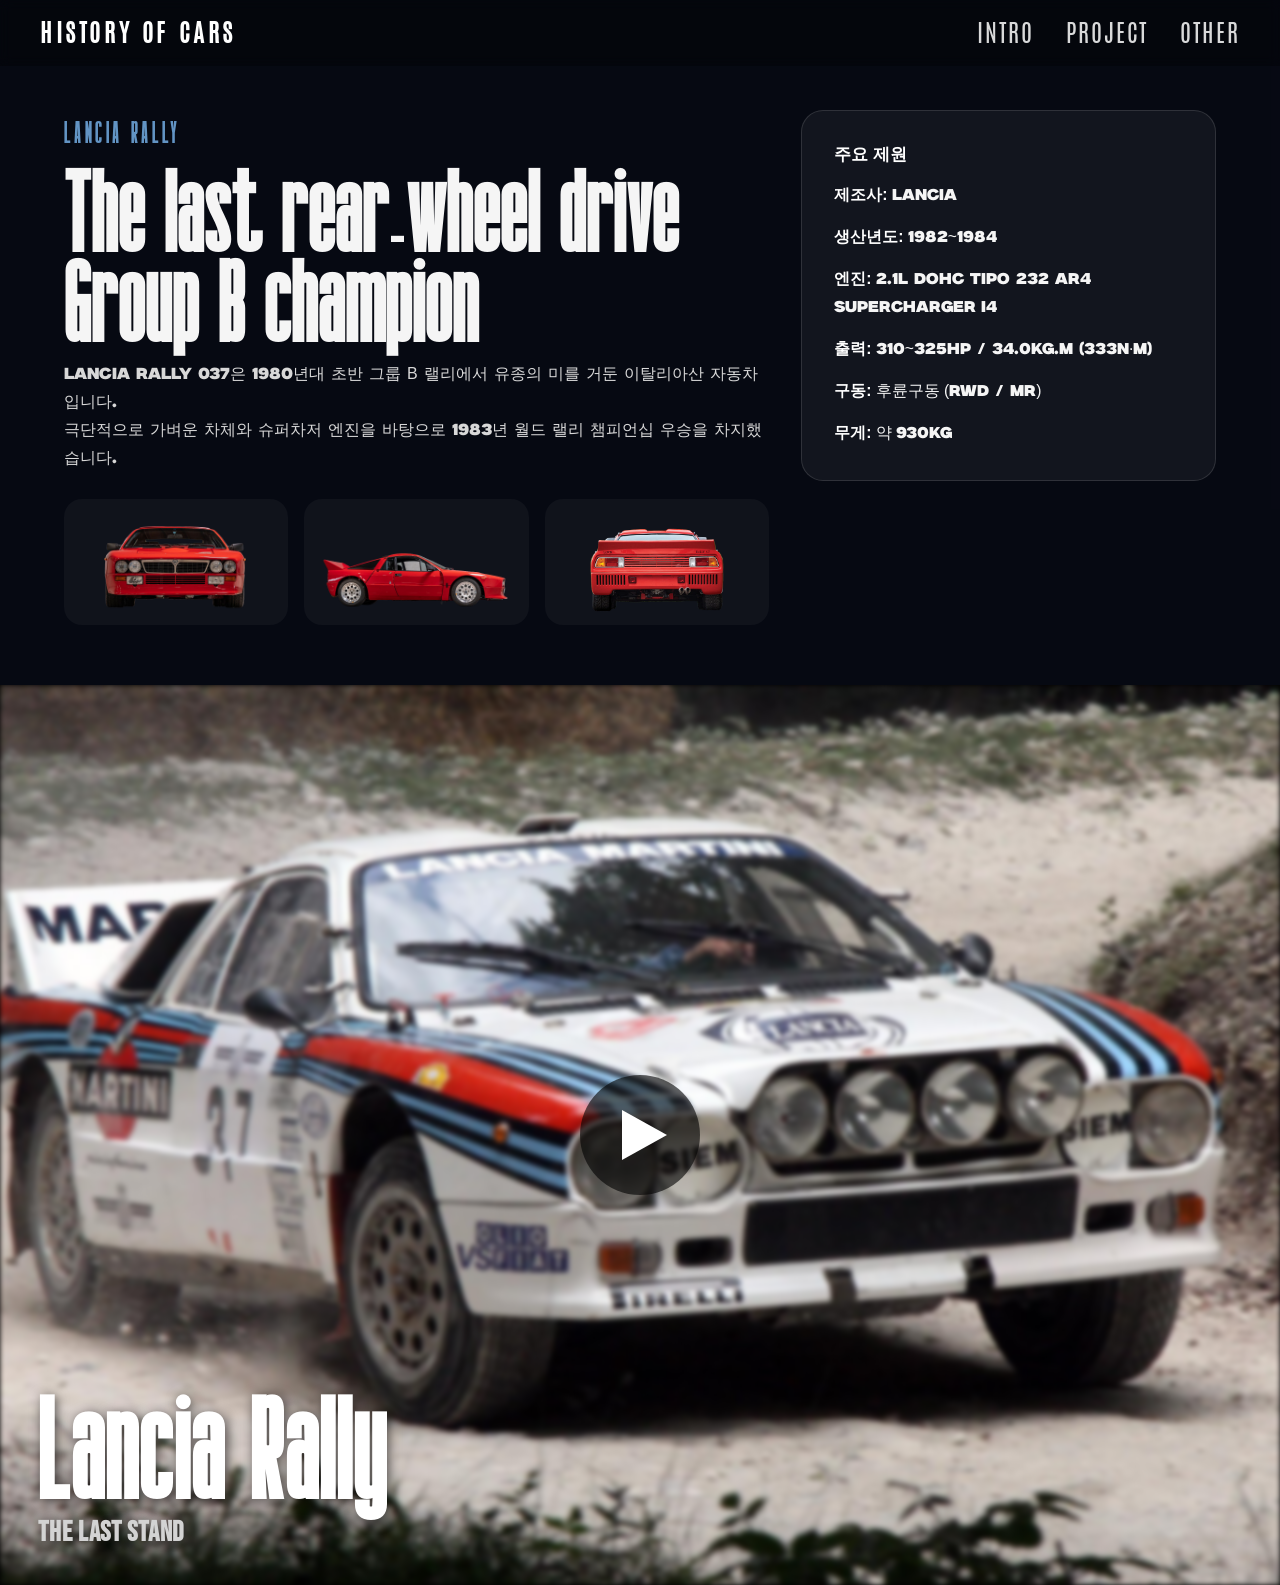
<file: index.html>
<!DOCTYPE html>
<html lang="ko">
<head>
  <meta charset="UTF-8" />
  <meta name="viewport" content="width=device-width, initial-scale=1.0"/>
  <title>Lancia Rally</title>
  <link rel="stylesheet" href="style.css" />
  <style>
    .highlight { color: #0c0e20; }
    .highlight2 { color: #6294c4; }
    .highlight3 { color: #a10000; }

    /* Lift only the card title link up on this page */
    .lift-title {
      display: inline-block;
      transform: translateY(-2.4rem);
    }

    @media (max-width: 768px) {
      .lift-title { transform: translateY(-1.4rem); }
    }

    /* Summary-specs: Korean uses a UI sans-serif, English/numbers use Milker */
    .summary-specs {
      font-family: 'Noto Sans KR', 'Malgun Gothic', 'Apple SD Gothic Neo', sans-serif;
    }

    .summary-specs [lang="en"] {
      font-family: 'Milker', sans-serif !important;
    }

    .summary-text {
      font-family: 'Milker', 'Noto Sans KR', 'Malgun Gothic', 'Apple SD Gothic Neo', sans-serif;
    }

    /* summary label and number use default sizing from stylesheet */

    .summary-text [lang="en"] {
      font-family: 'Milker', sans-serif !important;
    }

    .summary-image.summary-image--side img {
      transform: translateY(0.65rem);
      transform-origin: center center;
    }

    .summary-image.summary-image--rear img {
      transform: scale(0.98);
      transform-origin: center center;
    }

    /* OTHER modal */
    .modal-overlay {
      position: fixed;
      inset: 0;
      display: none;
      align-items: center;
      justify-content: center;
      background: rgba(7,9,19,0.95);
      z-index: 100000;
      padding: 1rem;
      opacity: 0;
      pointer-events: none;
      transition: opacity 0.2s ease;
    }

    .modal-overlay.active {
      display: flex !important;
      opacity: 1;
      pointer-events: auto;
      z-index: 100000 !important;
    }

    .modal {
      background: #0c0e20;
      z-index: 100001;
      color: #f4f7fb;
      padding: 1.5rem;
      border-radius: 14px;
      width: min(720px, 100%);
      max-height: 80vh;
      overflow-y: auto;
      box-shadow: 0 20px 45px rgba(0,0,0,0.55);
      position: relative;
    }

    .modal-close {
      position: absolute;
      top: 0.75rem;
      right: 0.75rem;
      background: transparent;
      border: none;
      color: #f4f7fb;
      font-size: 1.2rem;
      cursor: pointer;
    }

    .modal h3 {
      margin-top: 0;
      margin-bottom: 0.75rem;
      font-size: 1.5rem;
    }

    .modal p,
    .modal ul {
      margin-bottom: 1rem;
      line-height: 1.6;
    }

    .modal ul {
      padding-left: 1.1rem;
    }

    .modal li {
      margin-bottom: 0.65rem;
    }

    .modal a {
      color: #9fc4ff;
      text-decoration: underline;
    }

    .modal-windows {
      display: grid;
      grid-template-columns: repeat(2, minmax(0, 1fr));
      gap: 1rem;
      margin-top: 1.5rem;
    }

    .modal-window {
      background: #111421;
      border: 1px solid rgba(255,255,255,0.08);
      border-radius: 12px;
      padding: 1rem;
      min-height: 10rem;
      box-shadow: inset 0 0 0 1px rgba(255,255,255,0.03);
    }

    .modal-window h4 {
      margin-top: 0;
      margin-bottom: 0.75rem;
      font-size: 1.1rem;
    }

    .modal-window p {
      margin: 0;
      line-height: 1.6;
      font-size: 0.95rem;
    }

    @media (max-width: 640px) {
      .modal-windows {
        grid-template-columns: 1fr;
      }
    }

  </style>
</head>
<body>

  <section class="summary-page">
    <div class="summary-content">
      <div class="summary-copy">
        <span class="summary-label">Lancia Rally</span>
        <h2 class="summary-title">The last rear-wheel drive Group B champion</h2>
        <p class="summary-text">Lancia Rally 037은 <span lang="en">1980</span>년대 초반 그룹 <span class="text-english">B</span> 랠리에서 유종의 미를 거둔 이탈리아산 자동차입니다.<br>극단적으로 가벼운 차체와 슈퍼차저 엔진을 바탕으로 <span lang="en">1983</span>년 월드 랠리 챔피언십 우승을 차지했습니다.</p>
        <div class="summary-images">
          <div class="summary-image">
            <img src="lancia-front.png" alt="Lancia Rally 037 Front View" />
          </div>
          <div class="summary-image summary-image--side">
            <img src="lancia-side.png" alt="Lancia Rally 037 Side View" />
          </div>
          <div class="summary-image summary-image--rear">
            <img src="lancia-rear.png" alt="Lancia Rally 037 Rear View" />
          </div>
        </div>
      </div>
      <div class="summary-specs">
        <h3>주요 제원</h3>
        <ul>
          <li><strong>제조사:</strong> <span lang="en">Lancia</span></li>
          <li><strong>생산년도:</strong> <span lang="en">1982~1984</span></li>
          <li><strong>엔진:</strong> <span lang="en">2.1L DOHC Tipo 232 AR4 Supercharger</span>  <span lang="en">I4</span></li>
          <li><strong>출력:</strong> <span lang="en">310~325HP / 34.0kg.m (333N·m)</span></li>
          <li><strong>구동:</strong> 후륜구동 (<span lang="en">RWD / MR</span>)</li>
          <li><strong>무게:</strong> 약 <span lang="en">930kg</span></li>
        </ul>
      </div>
    </div>
  </section>

  <nav class="navbar">
    <a href="history.html" class="navbar__logo">HISTORY OF CARS</a>
    <ul class="navbar__links">
      <li><a href="new.html">INTRO</a></li>
      <li><a href="extra.html">PROJECT</a></li>
      <li><a href="#" onclick="navigateOtherPage(); return false;">OTHER</a></li>
    </ul>
  </nav>

  <div class="card">
    <img class="card__bg" src="037.jpg" alt="Lancia Rally 037" />
    <div class="card__text">
      <p class="card__overtitle"></p>
        <h1 class="card__title">
        <a href="https://en.wikipedia.org/wiki/Lancia_Rally_037" target="_blank" class="lift-title">
          Lancia Rally                                                                                                          
        </a>
      </h1>
      <p class="card__subtitle">The Last Stand</p>
    </div>

    

    <!-- 재생 버튼 -->
    <div class="play-btn" onclick="openVideo()">
      <div class="play-icon"></div>
    </div>

    <!-- 영상 오버레이 -->
    <div class="video-overlay" id="videoOverlay">
      <div class="video-close" onclick="closeVideo()">✕</div>
      <iframe id="my-video" src="" frameborder="0" allow="autoplay; encrypted-media" allowfullscreen></iframe>
    </div>

  </div>

  <script>
    const driveVideoUrl = 'https://drive.google.com/file/d/1wS5WhxESl1BvEmAdci6BHJF54ae9PuGR/preview?autoplay=1';

    function openVideo() {
      const iframe = document.getElementById('my-video');
      if (!iframe) return;
      iframe.src = driveVideoUrl;
      document.getElementById('videoOverlay').classList.add('active');
    }

    function closeVideo() {
      const iframe = document.getElementById('my-video');
      if (iframe) iframe.src = '';
      document.getElementById('videoOverlay').classList.remove('active');
    }
  </script>
  <script src="other.js"></script>


  <div id="otherModal" class="modal-overlay" role="dialog" aria-labelledby="otherModalTitle" aria-hidden="true">
    <div class="modal" role="document">
      <button class="modal-close" type="button" aria-label="Close" onclick="closeOtherModal()">✕</button>
      <h3 id="otherModalTitle">Other</h3>
      <p>OTHER 메뉴에서 표시할 내용을 여기에 적어주세요.</p>
      <div class="modal-windows">
        <div class="modal-window">
          <h4>Quick Links</h4>
          <p>여기에는 빠른 이동 링크나 관련 페이지를 넣어 사용자가 쉽게 탐색하도록 합니다.</p>
        </div>
        <div class="modal-window">
          <h4>More Info</h4>
          <p>추가 설명, 간단한 팁 또는 현재 프로젝트에 대한 짧은 문구를 넣을 수 있습니다.</p>
        </div>
      </div>
      <ul>
        <li><a href="history.html">History</a></li>
        <li><a href="project.html">Project</a></li>
        <li><a href="contact.html">Contact</a></li>
      </ul>
    </div>
  </div>

</body>
</html>
</file>
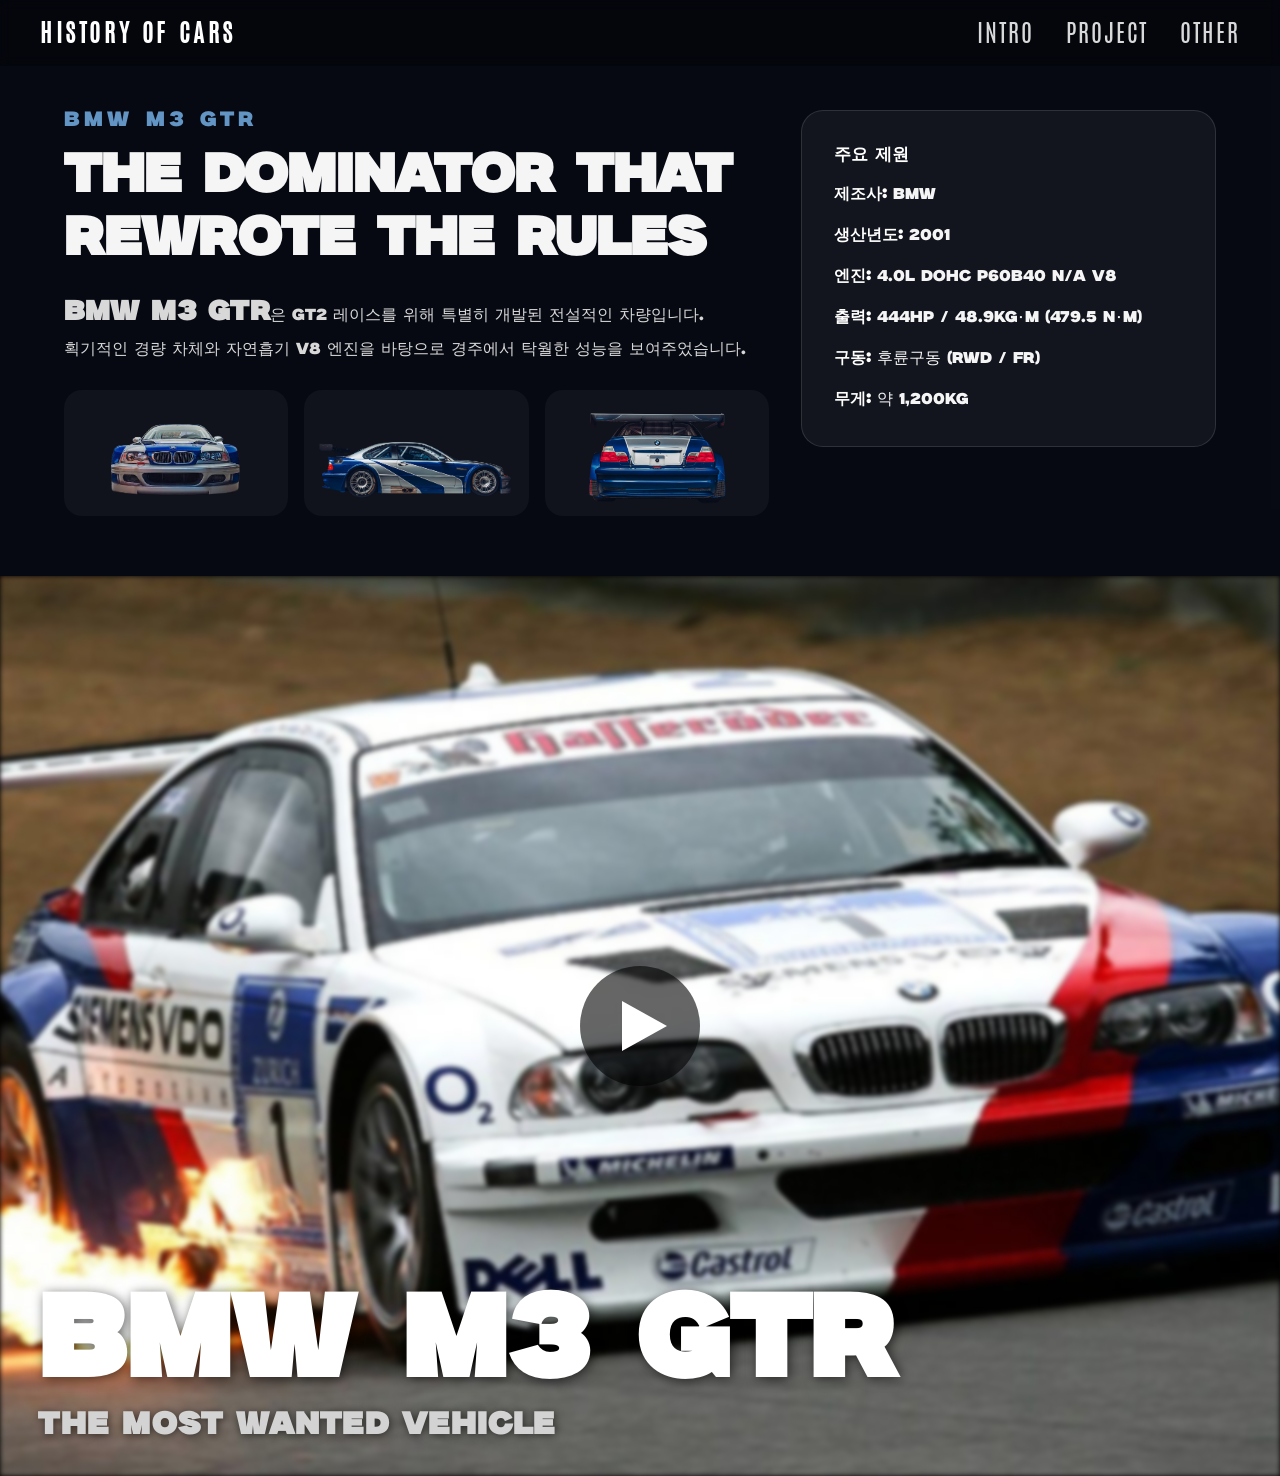
<file: bmw.html>
<!DOCTYPE html>
<html lang="ko">
<head>
  <meta charset="UTF-8" />
  <meta name="viewport" content="width=device-width, initial-scale=1.0" />
  <title>BMW M3 GTR</title>
  <link rel="stylesheet" href="style.css" />
  <style>
    @font-face {
      font-family: 'Milker';
      src: url('Milker.otf') format('opentype');
      font-weight: normal;
      font-style: normal;
      font-display: swap;
    }

    /* Apply Milker to all elements on BMW page (strong), then restore navbar */
    body.bmw-page,
    body.bmw-page * {
      font-family: 'Milker', sans-serif !important;
    }

    body.bmw-page .navbar,
    body.bmw-page .navbar * {
      font-family: 'Antonio', 'Gondens Demo', sans-serif !important;
    }

    body.bmw-page .summary-title {
      font-size: clamp(2.6rem, 4.2vw, 4.2rem);
      line-height: 1.18;
      max-width: 95%;
    }

    body.bmw-page .summary-text__headline {
      display: inline-block;
      font-size: clamp(1.4rem, 2.3vw, 1.7rem);
      font-weight: 700;
      letter-spacing: 0.02em;
    }

    body.bmw-page .summary-image {
      display: flex;
      align-items: center;
      justify-content: center;
    }

    body.bmw-page .summary-image img {
      width: 100%;
      height: auto;
      max-height: 100%;
      object-fit: contain;
      object-position: center center;
      display: block;
    }

    body.bmw-page .summary-image.summary-image--front img {
      transform: scale(1.40) translateY(-0.25rem);
      transform-origin: center center;
    }

    body.bmw-page .summary-image.summary-image--side img {
      transform: scale(1.20) translateY(-0.05rem);
      transform-origin: center center;
    }

    body.bmw-page .summary-image.summary-image--rear img {
      transform: scale(1.25) translateY(0.15rem);
      transform-origin: center center;
    }

    .highlight { color: #0c0e20; }
    .highlight2 { color: #6294c4; }
    .highlight3 { color: #a10000; }
    
    /* Increase size for the card title link on BMW page only */
    body.bmw-page .card__title a {
      display: inline-block;
      font-size: clamp(4.5rem, 9vw, 9rem);
      line-height: 1;
      font-weight: 800;
    }

    body.bmw-page .card__subtitle {
      font-size: clamp(1.5rem, 2.4vw, 2.4rem);
      letter-spacing: 0.04em;
      margin-top: 0.5rem;
    }

    body.bmw-page .summary-label {
      font-size: clamp(1rem, 1.8vw, 1.3rem);
      letter-spacing: 0.2em;
    }
  </style>
</head>
<body class="bmw-page">

  <section class="summary-page">
    <div class="summary-content">
      <div class="summary-copy">
        <span class="summary-label">BMW M3 GTR</span>
        <h2 class="summary-title">The Dominator That Rewrote the Rules</h2>
        <p class="summary-text"><span class="summary-text__headline">BMW M3 GTR</span>은 GT2 레이스를 위해 특별히 개발된 전설적인 차량입니다.<br>획기적인 경량 차체와 자연흡기 V8 엔진을 바탕으로 경주에서 탁월한 성능을 보여주었습니다.</p>
        <div class="summary-images">
          <div class="summary-image summary-image--front">
            <img src="M3 GTR front.png" alt="BMW M3 GTR Front View" />
          </div>
          <div class="summary-image summary-image--side">
            <img src="M3 GTR side.png" alt="BMW M3 GTR Side View" />
          </div>
          <div class="summary-image summary-image--rear">
            <img src="M3 GTR rear.png" alt="BMW M3 GTR Rear View" />
          </div>
        </div>
      </div>
      <div class="summary-specs">
        <h3>주요 제원</h3>
        <ul>
          <li><strong>제조사:</strong> BMW</li>
          <li><strong>생산년도:</strong> 2001</li>
          <li><strong>엔진:</strong> 4.0L DOHC P60B40 N/A V8</li>
          <li><strong>출력:</strong> 444HP / 48.9kg⋅m (479.5 N⋅m)</li>
          <li><strong>구동:</strong> 후륜구동 (RWD / FR)</li>
          <li><strong>무게:</strong> 약 1,200kg</li>
        </ul>
      </div>
    </div>
  </section>

  <nav class="navbar">
    <a href="history.html" class="navbar__logo">HISTORY OF CARS</a>
    <ul class="navbar__links">
      <li><a href="new.html">INTRO</a></li>
      <li><a href="extra.html">PROJECT</a></li>
      <li><a href="#" onclick="navigateOtherPage(); return false;">OTHER</a></li>
    </ul>
  </nav>

  <div class="card">
    <img class="card__bg" src="M3 GTR.jpg" alt="BMW M3 GTR" />
    <div class="card__text">
      <p class="card__overtitle"></p>
      <h1 class="card__title">
        <a href="https://en.wikipedia.org/wiki/BMW_M3_GTR" target="_blank">BMW M3 GTR</a>
      </h1>
      <p class="card__subtitle">The Most Wanted Vehicle</p>
    </div>

    <div class="play-btn" onclick="openVideo()">
      <div class="play-icon"></div>
    </div>

    <div class="video-overlay" id="videoOverlay">
      <div class="video-close" onclick="closeVideo()">✕</div>
      <iframe id="my-video" src="" frameborder="0" allow="autoplay; encrypted-media" allowfullscreen></iframe>
    </div>

  </div>

  <script src="common.js"></script>
  <script src="other.js"></script>

  <script>
    const driveVideoUrl = 'https://drive.google.com/file/d/1YGJF1XkcL0r7zvVbOvDFdTnzxTKMQBFM/preview?autoplay=1';

    function openVideo() {
      const iframe = document.getElementById('my-video');
      iframe.src = driveVideoUrl;
      document.getElementById('videoOverlay').classList.add('active');
    }

    function closeVideo() {
      const iframe = document.getElementById('my-video');
      iframe.src = '';
      document.getElementById('videoOverlay').classList.remove('active');
    }
  </script>

</body>
</html>
</file>
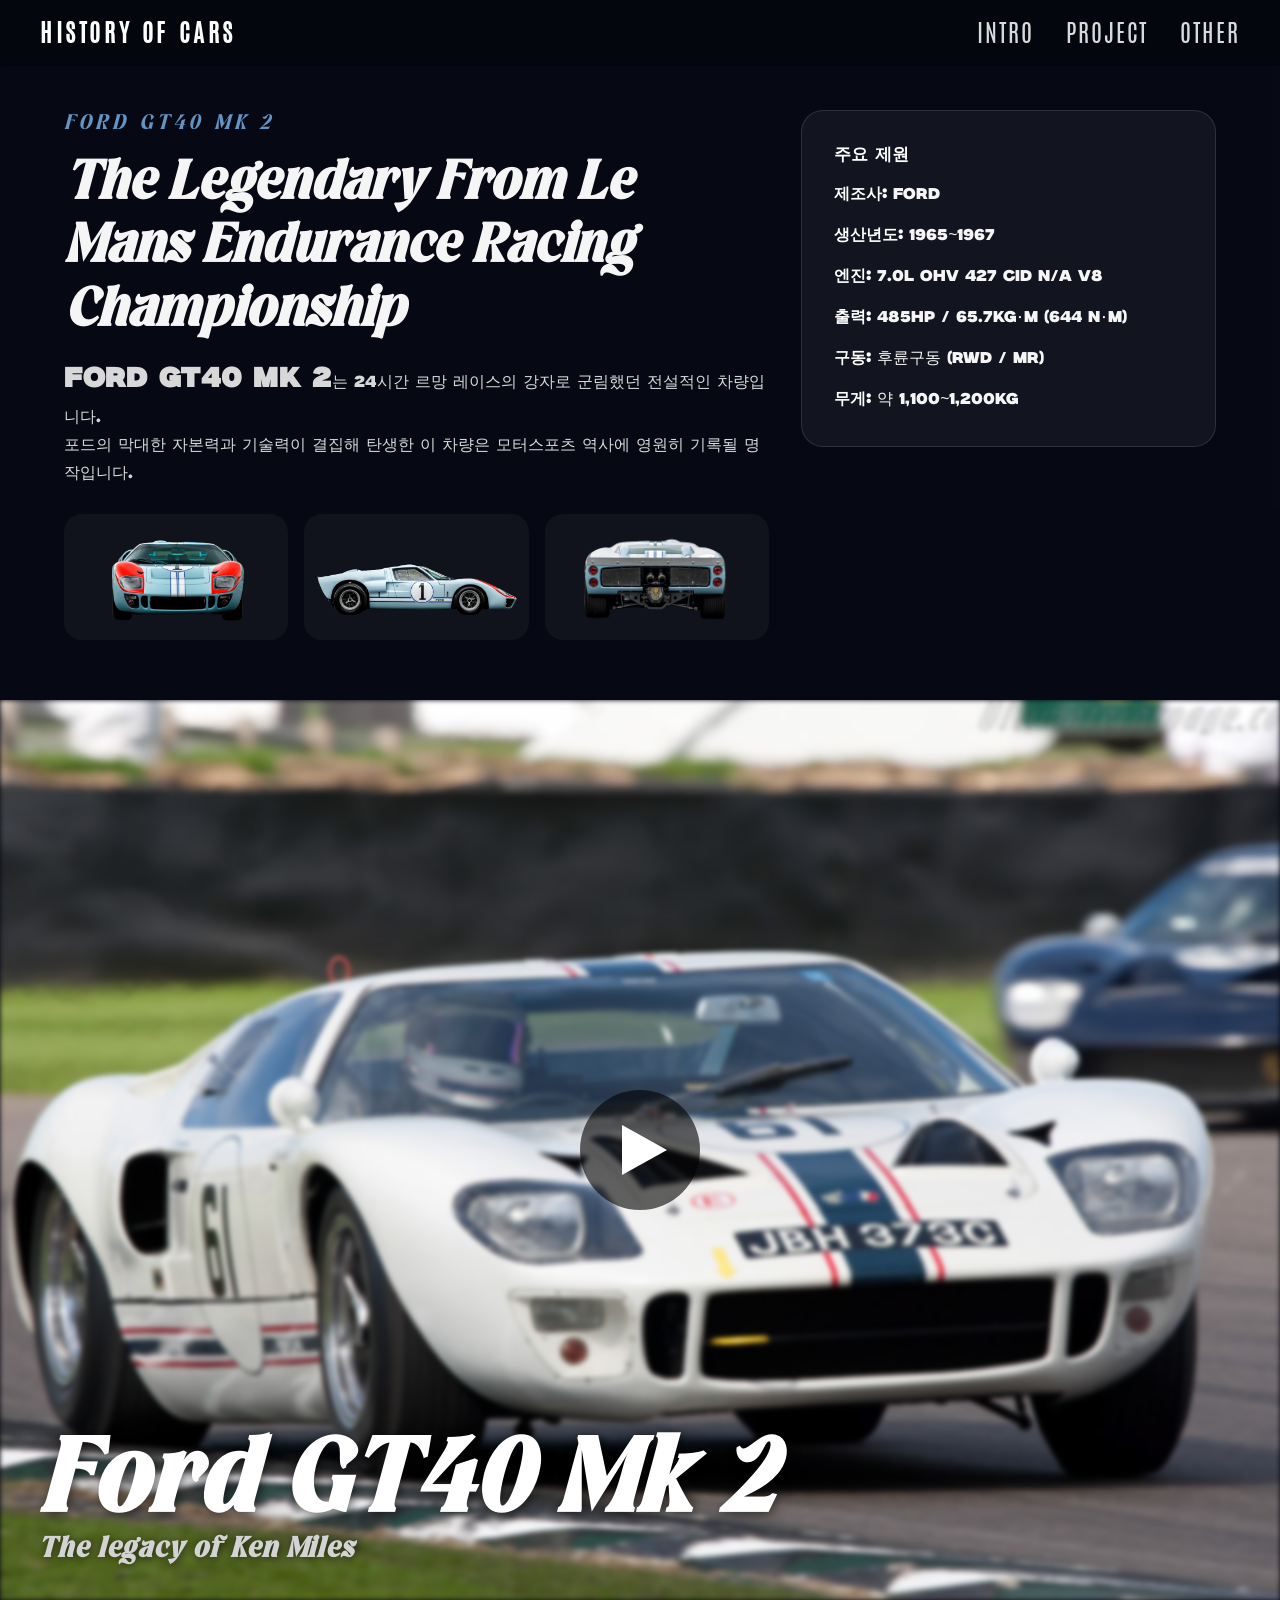
<file: ford.html>
<!DOCTYPE html>
<html lang="ko">
<head>
  <meta charset="UTF-8" />
  <meta name="viewport" content="width=device-width, initial-scale=1.0" />
  <title>Ford GT40 Mk 2</title>
  <link rel="stylesheet" href="style.css" />
  <style>
    @font-face {
      font-family: 'Milker';
      src: url('Milker.otf') format('opentype');
      font-weight: normal;
      font-style: normal;
      font-display: swap;
    }

    @font-face {
      font-family: 'MileastItalic';
      src: url('Mileast Italic.otf') format('opentype');
      font-weight: normal;
      font-style: italic;
      font-display: swap;
    }

    /* Apply Mileast italic to all elements on Ford page, then restore navbar */
    body.ford-page,
    body.ford-page * {
      font-family: 'MileastItalic', sans-serif !important;
    }

    body.ford-page .navbar,
    body.ford-page .navbar * {
      font-family: 'Antonio', 'Gondens Demo', sans-serif !important;
    }

    body.ford-page .summary-title {
      font-size: clamp(2.6rem, 4.2vw, 4.2rem);
      line-height: 1.18;
      max-width: 95%;
    }

    body.ford-page .summary-text__headline {
      display: inline-block;
      font-size: clamp(1.4rem, 2.3vw, 1.7rem);
      font-weight: 700;
      letter-spacing: 0.02em;
    }

    body.ford-page .summary-image {
      display: flex;
      align-items: center;
      justify-content: center;
    }

    body.ford-page .summary-image img {
      width: 100%;
      height: auto;
      max-height: 100%;
      object-fit: contain;
      object-position: center center;
      display: block;
    }

    body.ford-page .summary-image.summary-image--front img {
      transform: scale(1.00) translateY(-0.15rem);
      transform-origin: center center;
    }

    body.ford-page .summary-image.summary-image--side img {
      transform: scale(1.10) translate(0.175rem, 0.65rem);
      transform-origin: center center;
    }

    body.ford-page .summary-image.summary-image--rear img {
      transform: scale(0.88);
      transform-origin: center center;
    }

    body.ford-page {
      background: #070913;
    }

    .highlight { color: #0c0e20; }
    .highlight2 { color: #6294c4; }
    .highlight3 { color: #a10000; }
    
    /* Increase size for the card title link on Ford page only */
    body.ford-page .card__title a {
      display: inline-block;
      font-size: clamp(4.5rem, 8vw, 8rem);
      line-height: 1;
      font-weight: 800;
    }

    body.ford-page .summary-label {
      font-size: clamp(1rem, 1.8vw, 1.3rem);
      letter-spacing: 0.2em;
    }

    /* Force Milker for the summary paragraph and the specs list */
    body.ford-page .summary-text,
    body.ford-page .summary-text *,
    body.ford-page .summary-specs,
    body.ford-page .summary-specs * {
      font-family: 'Milker', sans-serif !important;
    }
  </style>
</head>
<body class="ford-page">

  <section class="summary-page">
    <div class="summary-content">
      <div class="summary-copy">
        <span class="summary-label">Ford GT40 Mk 2</span>
        <h2 class="summary-title">The Legendary From Le Mans Endurance Racing Championship</h2>
        <p class="summary-text"><span class="summary-text__headline">Ford GT40 Mk 2</span>는 24시간 르망 레이스의 강자로 군림했던 전설적인 차량입니다.<br>포드의 막대한 자본력과 기술력이 결집해 탄생한 이 차량은 모터스포츠 역사에 영원히 기록될 명작입니다.</p>
        <div class="summary-images">
          <div class="summary-image summary-image--front">
            <img src="front.png" alt="Ford GT40 Mk 2 Front View" />
          </div>
          <div class="summary-image summary-image--side">
            <img src="side.png" alt="Ford GT40 Mk 2 Side View" />
          </div>
          <div class="summary-image summary-image--rear">
            <img src="rear.png" alt="Ford GT40 Mk 2 Rear View" />
          </div>
        </div>
      </div>
      <div class="summary-specs">
        <h3>주요 제원</h3>
        <ul>
          <li><strong>제조사:</strong> Ford</li>
          <li><strong>생산년도:</strong> 1965~1967</li>
          <li><strong>엔진:</strong> 7.0L OHV 427 CID N/A V8</li>
          <li><strong>출력:</strong> 485HP / 65.7kg⋅m (644 N⋅m)</li>
          <li><strong>구동:</strong> 후륜구동 (RWD / MR)</li>
          <li><strong>무게:</strong> 약 1,100~1,200kg</li>
        </ul>
      </div>
    </div>
  </section>

  <nav class="navbar">
    <a href="history.html" class="navbar__logo">HISTORY OF CARS</a>
    <ul class="navbar__links">
      <li><a href="new.html">INTRO</a></li>
      <li><a href="extra.html">PROJECT</a></li>
      <li><a href="#" onclick="navigateOtherPage(); return false;">OTHER</a></li>
    </ul>
  </nav>

  <div class="card">
    <img class="card__bg" src="Ford-GT40-2764.jpg" alt="Ford GT40 Mk 2" />
    <div class="card__text">
      <p class="card__overtitle"></p>
      <h1 class="card__title">
        <a href="https://en.wikipedia.org/wiki/Ford_GT40" target="_blank">
          Ford GT40 Mk 2
        </a>
      </h1>
      <p class="card__subtitle">The legacy of Ken Miles</p>
    </div>

    

    <div class="play-btn" onclick="openVideo()">
      <div class="play-icon"></div>
    </div>

    <div class="video-overlay" id="videoOverlay">
      <div class="video-close" onclick="closeVideo()">✕</div>
      <iframe id="my-video" src="" frameborder="0" allow="autoplay; encrypted-media" allowfullscreen></iframe>
    </div>

  </div>
  </div>

  <script src="other.js"></script>
  <script>
    const driveVideoUrl = 'https://drive.google.com/file/d/1UwbXw9PNgWmZrTT_rePX1WAbYpLmr89N/preview?autoplay=1';

    function openVideo() {
      const iframe = document.getElementById('my-video');
      iframe.src = driveVideoUrl;
      document.getElementById('videoOverlay').classList.add('active');
    }

    function closeVideo() {
      const iframe = document.getElementById('my-video');
      iframe.src = '';
      document.getElementById('videoOverlay').classList.remove('active');
    }
  </script>

</body>
</html>
</file>
<file: style.css>
*, *::before, *::after {
  box-sizing: border-box;
  margin: 0;
  padding: 0;
}

@font-face {
  font-family: 'Gondens Demo';
  src: url('Gondens DEMO.otf') format('opentype');
  font-weight: normal;
  font-style: normal;
  font-display: swap;
}

@font-face {
  font-family: 'Milker';
  src: url('Milker.otf') format('opentype');
  font-weight: normal;
  font-style: normal;
  font-display: swap;
}

@font-face {
  font-family: 'Bebas Neue';
  src: url('BebasNeue-Regular.ttf') format('truetype');
  font-weight: normal;
  font-style: normal;
  font-display: swap;
}

@font-face {
  font-family: 'Antonio';
  src: url('Antonio-Regular.ttf') format('truetype');
  font-weight: normal;
  font-style: normal;
  font-display: swap;
}

body {
  background: #000;
  min-height: 100vh;
  width: 100%;
  overflow-x: hidden;
  font-family: 'Gondens Demo', sans-serif;
}

/* ── 카드: 화면 꽉 채우기 ── */
.card {
  position: relative;
  width: 100%;
  height: 100vh;
  overflow: hidden;
}

/* ── 배경 ── */
.card__bg {
  position: absolute;
  inset: 0;
  width: 100%;
  height: 100%;
  object-fit: cover;
  object-position: center center;
  display: block;
  filter: blur(2.75px);
}

/* ── 좌하단 란치아 차량 이름, 코드네임 ── */
.card__text {
  position: absolute;
  bottom: 4%;
  left: 3%;
  text-align: left;
  max-width: 90vw;
}

.card__title {
  font-family: 'Gondens Demo', sans-serif;
  font-size: 5vw;
  font-weight: 700;
  color: #ffffff;
  line-height: 1;
  letter-spacing: 0.02em;
  text-shadow: 2px 2px 12px rgba(0, 0, 0, 0.6);
}

.card__title span {
  font-family: 'Bebas Neue', 'Gondens Demo', sans-serif;
}

.card__subtitle {
  font-family: 'Bebas Neue', 'Gondens Demo', sans-serif;
  font-size: 2.2vw;
  font-weight: 600;
  color: #d3d3d3;
  margin-top: 1px;
  letter-spacing: 0.03em;
  text-shadow: 1px 1px 8px rgba(0, 0, 0, 0.6);
}

/* ── 재생 버튼 ── */
.play-btn {
  position: absolute;
  top: 50%;
  left: 50%;
  transform: translate(-50%, -50%);
  width: 120px;
  height: 120px;
  background: rgba(0, 0, 0, 0.6);
  border-radius: 50%;
  cursor: pointer;
  display: flex;
  align-items: center;
  justify-content: center;
  transition: background 0.2s, transform 0.2s;
}

.play-btn:hover {
  background: rgba(255, 255, 255, 0.85);
  transform: translate(-50%, -50%) scale(1.1);
}

.play-btn:hover .play-icon {
  border-left-color: black;
}

.play-icon {
  width: 0;
  height: 0;
  border-top: 25px solid transparent;
  border-bottom: 25px solid transparent;
  border-left: 45px solid white;
  margin-left: 8px;
  pointer-events: none;
}

.play-icon:hover {
  width: 0;
  height: 0;
  border-top: 22px solid transparent;
  border-bottom: 22px solid transparent;
  border-left: 36px solid rgb(0, 0, 0);
  margin-left: 8px;
}

/* ── 영상 오버레이 ── */
.video-overlay {
  position: fixed;
  inset: 0;
  background: rgba(0, 0, 0, 0.90);
  display: none;
  align-items: center;
  justify-content: center;
  z-index: 9999;
  padding: 1rem;
  box-sizing: border-box;
  max-height: 100vh;
}

.video-overlay.active {
  display: flex;
}

.video-overlay video,
.video-overlay iframe,
.video-overlay embed,
.video-overlay object {
  display: block;
  width: min(96vw, calc((90vh - 2rem) * (16 / 9)), 1200px);
  max-width: 100%;
  max-height: calc(90vh - 2rem);
  aspect-ratio: 16 / 9;
  height: auto;
}

.video-overlay {
  overflow: auto;
}

/* ── 닫기 버튼 ── */
.video-close {
  position: absolute;
  top: 1rem;
  right: 1rem;
  color: #fff;
  font-size: 2rem;
  cursor: pointer;
  line-height: 1;
  transition: color 0.2s;
}

.video-close:hover {
  color: #aaa;
}

.card__top-right {
  position: absolute;
  bottom: 5%;
  right: 2%;
  color: #ffffff;
  font-size: 12px;
  font-weight: 300;
  line-height: 1;
  letter-spacing: 0.01em;
  text-shadow: 2px 2px 12px rgba(0, 0, 0, 0.6);
}

.card__overtitle {
  font-size: 1.5vw;
  font-weight: 350;
  color: #ffffff;
  margin-bottom: 10px;
  letter-spacing: 0.01em;
  text-shadow: 1px 1px 6px rgba(0, 0, 0, 0.6);
}

.highlight {
  color: #a10000;
  -webkit-text-stroke: 1.5px rgba(255, 255, 255, 1);
}

.highlight2 {
  color: #6294c4;
  -webkit-text-stroke: 1.5px rgba(255, 255, 255, 1);
}

.highlight3 {
  color: #0c0e20;
  -webkit-text-stroke: 1.5px rgba(255, 255, 255, 1);
}

.card__top-right a {
  color: #ffffff;
  text-decoration: none; /* 밑줄 제거 */
}

.card__top-right a:hover {
  text-decoration: underline; /* 호버시 밑줄 */
}

.card__title a {
  color: inherit;        /* 부모 색상 그대로 유지 */
  text-decoration: none; /* 밑줄 제거 */
}
  line-height: 1.05;
.card__title a:hover {
  text-decoration: none; /* 호버해도 밑줄 없음 */
}

.navbar {
  position: fixed;
  top: 0;
  left: 0;
  width: 100%;
  z-index: 100;
  display: flex;
  align-items: center;
  justify-content: space-between;
  padding: 16px 40px;
  background: rgba(0, 0, 0, 0.3); /* 투명 */
  backdrop-filter: blur(6px);     /* 유리 느낌 */
}

/* Enforce identical navbar sizing and typography across all pages */
.navbar, .navbar * {
  font-family: 'Antonio', 'Gondens Demo', sans-serif !important;
}
.navbar {
  padding: 16px 40px !important;
  min-height: 64px !important;
}
.navbar__logo {
  font-size: 1.5rem !important;
}
.navbar__links a {
  font-size: 1.5rem !important;
}

.navbar__logo {
  font-family: 'Antonio', 'Gondens Demo', sans-serif;
  font-size: 1.5rem;
  font-weight: 700;
  color: #ffffff;
  letter-spacing: 0.15em;
  text-decoration: none; /* 추가: 링크 밑줄 제거 */
  cursor: pointer;       /* 마우스를 올렸을 때 손가락 모양 유지 */
}

.navbar__links {
  list-style: none;
  display: flex;
  gap: 32px;
}

.navbar__links a {
  font-family: 'Antonio', 'Gondens Demo', sans-serif;
  color: rgba(255, 255, 255, 0.85);
  text-decoration: none;
  font-size: 1.5rem;
  font-weight: 500;
  letter-spacing: 0.08em;
  text-transform: uppercase;
  transition: color 0.2s;
}

.navbar__links a:hover {
  color: #ffffff;
}

.summary-page {
  padding: 110px 5% 60px;
  background: rgba(7, 10, 20, 0.95);
  color: #f5f5f5;
}

.summary-content {
  max-width: 1200px;
  margin: 0 auto;
  display: grid;
  grid-template-columns: 1.7fr 1fr;
  gap: 2rem;
  align-items: start;
}

.summary-label {
  display: inline-block;
  text-transform: uppercase;
  letter-spacing: 0.25em;
  color: #6294c4;
  font-size: 0.85rem;
  margin-bottom: 1rem;
}

.summary-title {
  font-size: clamp(2.5rem, 4vw, 4rem);
  line-height: 1.75;
  margin: 0 0 1rem;
}

.summary-text {
  font-size: 1rem;
  line-height: 1.75;
  color: #d8d8d8;
  width: 100%;
  max-width: 60rem;
}

.summary-text .text-english {
  font-family: sans-serif;
}

.home-buttons {
  display: flex;
  gap: 1rem;
  flex-wrap: wrap;
  margin-top: 1.5rem;
}

.home-button {
  display: inline-flex;
  align-items: center;
  justify-content: center;
  min-width: 120px;
  padding: 0.95rem 1.4rem;
  border-radius: 999px;
  border: 1px solid rgba(255, 255, 255, 0.25);
  background: rgba(255, 255, 255, 0.08);
  color: #ffffff;
  text-decoration: none;
  font-size: 0.95rem;
  font-weight: 600;
  transition: background 0.2s, transform 0.2s, border-color 0.2s;
}

.home-button:hover {
  background: rgba(255, 255, 255, 0.18);
  transform: translateY(-1px);
  border-color: rgba(255, 255, 255, 0.45);
}

@media (max-width: 540px) {
  .home-buttons {
    flex-direction: column;
    gap: 0.75rem;
  }
}

.summary-images {
  display: grid;
  grid-template-columns: repeat(3, minmax(0, 1fr));
  gap: 1rem;
  margin-top: 1.6rem;
}

.summary-image {
  overflow: hidden;
  border-radius: 18px;
  background: rgba(255, 255, 255, 0.04);
  aspect-ratio: 16 / 9;
}

.summary-image img {
  width: 100%;
  height: 100%;
  object-fit: contain;
  object-position: center center;
  display: block;
  transform: none;
}

@media (max-width: 768px) {
  .summary-images {
    grid-template-columns: 1fr;
  }
}

.summary-specs {
  font-family: sans-serif;
  background: rgba(255, 255, 255, 0.05);
  border: 1px solid rgba(255, 255, 255, 0.12);
  border-radius: 22px;
  padding: 2rem;
}

.summary-specs h3 {
  font-size: 1.05rem;
  margin-bottom: 1rem;
  color: #ffffff;
}

.summary-specs ul {
  list-style: none;
  padding: 0;
  margin: 0;
  display: grid;
  gap: 0.9rem;
}

.summary-specs li {
  font-size: 0.98rem;
  line-height: 1.7;
}

.summary-specs strong {
  color: #ffffff;
}

/* ── 반응형 대응 ── */
@media (max-width: 1024px) {
  .navbar {
    padding: 14px 24px;
  }

  .navbar__links {
    gap: 18px;
  }

  .card__title {
    font-size: 6.5vw;
  }

  .card__subtitle {
    margin-top: 0.45rem;
  }

  .play-btn {
    width: 100px;
    height: 100px;
  }

  .play-icon {
    border-top: 22px solid transparent;
    border-bottom: 22px solid transparent;
    border-left: 36px solid white;
  }
}

@media (max-width: 768px) {
  .summary-page {
    padding: 90px 4% 40px;
  }

  .summary-content {
    grid-template-columns: 1fr;
  }

  .summary-text {
    max-width: 100%;
  }

  .navbar {
    padding: 12px 20px;
  }

  .navbar__links {
    gap: 16px;
    flex-wrap: wrap;
    justify-content: flex-end;
  }

  .card__text {
    bottom: 3%;
    left: 4%;
    right: 4%;
  }

  .card__title {
    font-size: 8vw;
  }

  .card__subtitle {
    font-size: 4vw;
  }

  .play-btn {
    width: 90px;
    height: 90px;
  }

  .play-icon {
    border-top: 20px solid transparent;
    border-bottom: 20px solid transparent;
    border-left: 30px solid white;
  }

  .video-close {
    top: 4%;
    right: 4%;
    font-size: 1.5rem;
  }
}

@media (max-width: 540px) {
  .navbar {
    padding: 10px 16px;
  }

  .navbar__logo {
    font-size: 1.1rem;
  }

  .navbar__links {
    gap: 12px;
  }

  .card__title {
    font-size: 10vw;
  }

  .card__subtitle {
    font-size: 5vw;
  }

  .card__top-right {
    bottom: auto;
    top: 4rem;
    right: 4%;
    font-size: 10px;
  }

  .play-btn {
    width: 80px;
    height: 80px;
  }
}

@media (max-width: 420px) {
  .card__title {
    font-size: 11vw;
  }

  .card__subtitle {
    font-size: 6vw;
  }

  .navbar__links {
    gap: 10px;
    font-size: 0.8rem;
  }

  .video-close {
    font-size: 1.2rem;
  }
}
</file>
